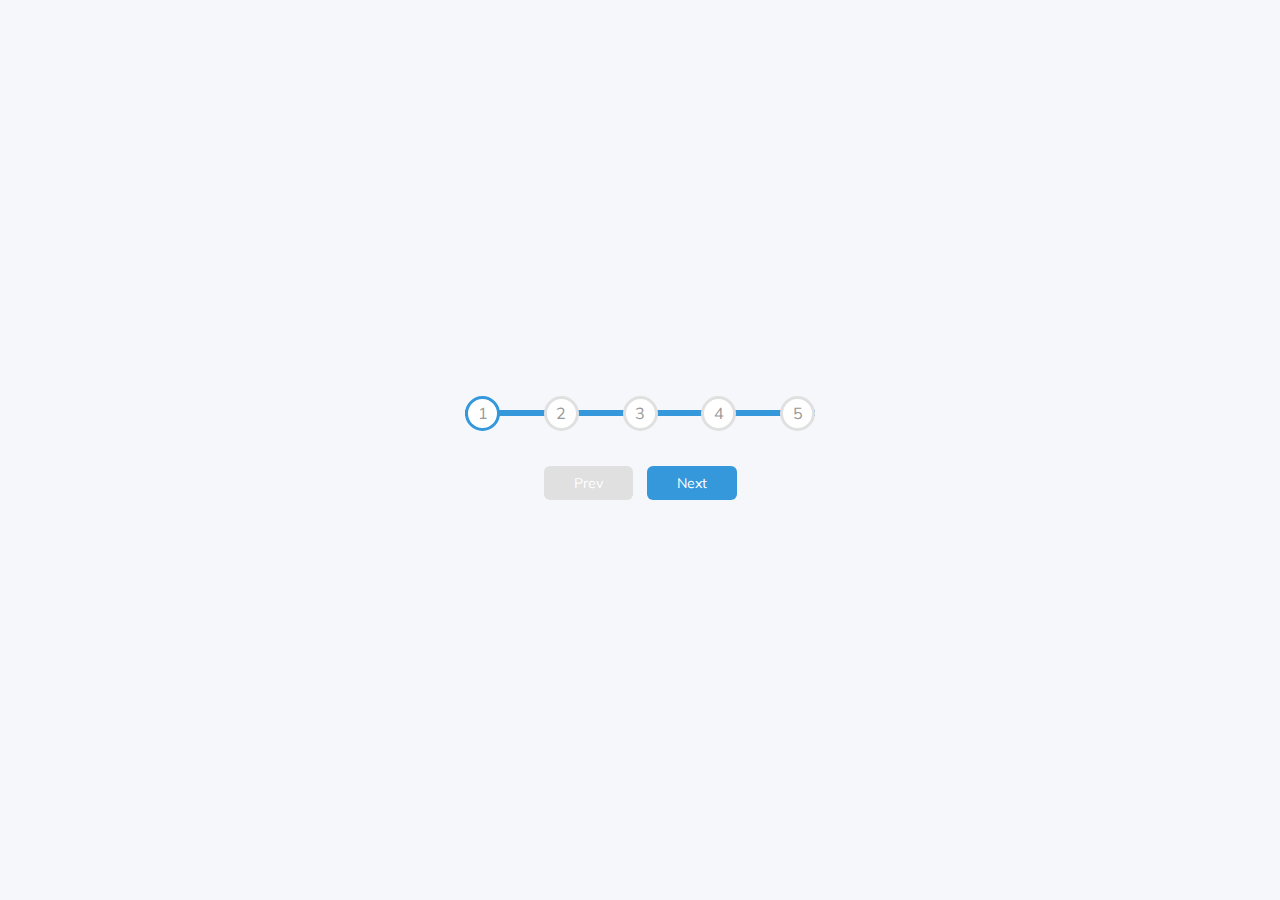
<file: 002-progress steps/index.html>
<!DOCTYPE html>
<html lang="en">
  <head>
    <meta charset="UTF-8" />
    <meta name="viewport" content="width=device-width, initial-scale=1.0" />
    <link rel="stylesheet" href="style.css" />
    <title>Progress Steps</title>
  </head>
  <body>
    <div class="container">
      <div class="progress-container">
        <div class="progress" id="progress"></div>
        <div class="circle active">1</div>
        <div class="circle">2</div>
        <div class="circle">3</div>
        <div class="circle">4</div>
        <div class="circle">5</div>
      </div>
      
      <button class="btn" id="prev" disabled>Prev</button>
      <button class="btn" id="next">Next</button>
    </div>
    <script src="script.js"></script>
  </body>
</html>
</file>
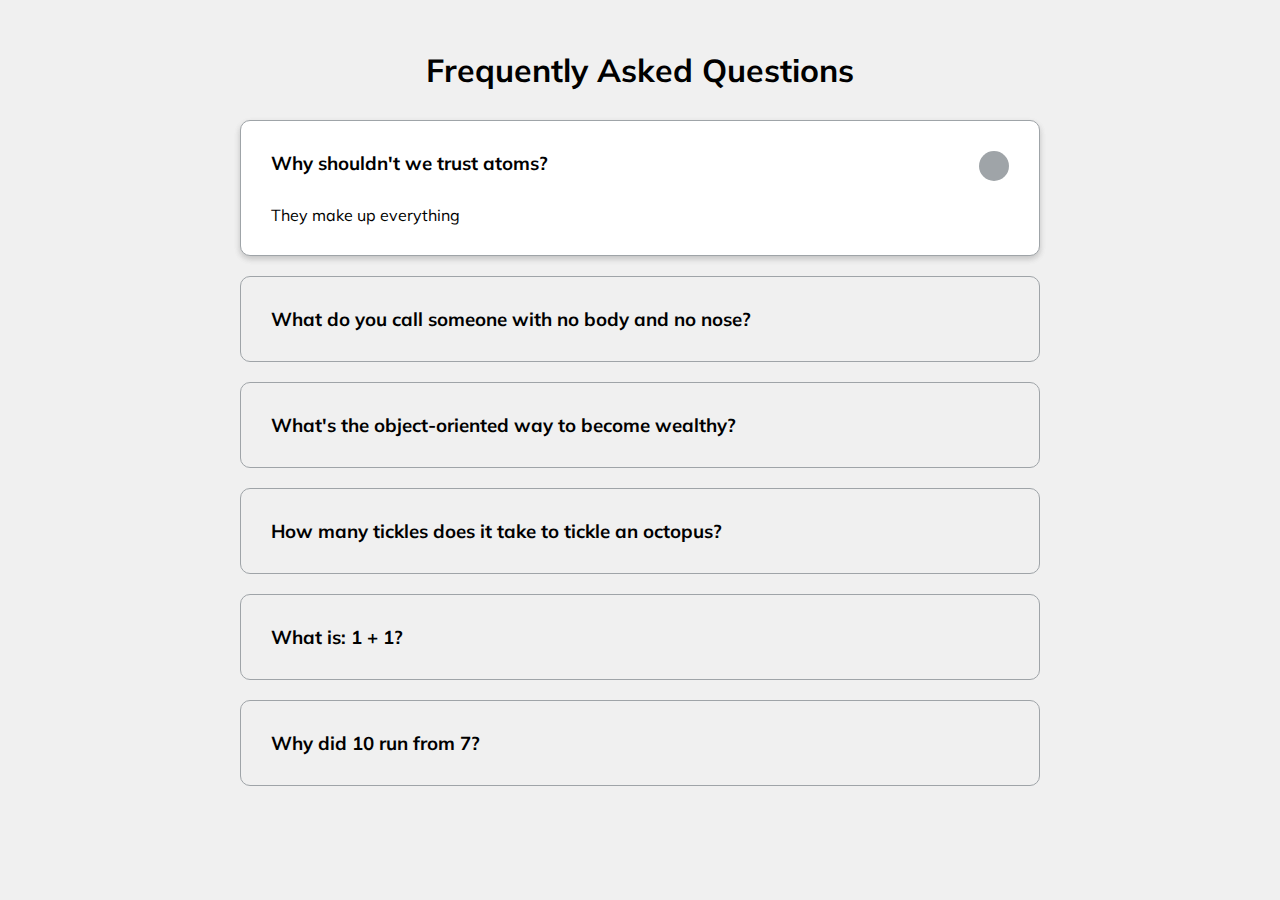
<file: 012-FAQ collapse/index.html>
<!DOCTYPE html>
<html lang="en">

<head>
  <meta charset="UTF-8" />
  <meta name="viewport" content="width=device-width, initial-scale=1.0" />
  <link rel="stylesheet" href="https://cdnjs.cloudflare.com/ajax/libs/font-awesome/5.15.1/css/all.min.css"
    integrity="sha512-+4zCK9k+qNFUR5X+cKL9EIR+ZOhtIloNl9GIKS57V1MyNsYpYcUrUeQc9vNfzsWfV28IaLL3i96P9sdNyeRssA=="
    crossorigin="anonymous" />
  <link rel="stylesheet" href="style.css" />
  <title>FAQ Collapse</title>
</head>

<body>
  <h1>Frequently Asked Questions</h1>
  <div class="faq-container">
    <div class="faq active">
      <h3 class="faq-title">Why shouldn't we trust atoms?</h3>
      <p class="faq-text">They make up everything</p>
      <button class="faq-toggle">
        <i class="fas fa-chevron-down"></i>
        <i class="fas fa-times"></i>
      </button>
    </div>
    <div class="faq">
      <h3 class="faq-title">
        What do you call someone with no body and no nose?
      </h3>
      <p class="faq-text">Nobody knows.</p>
      <button class="faq-toggle">
        <i class="fas fa-chevron-down"></i>
        <i class="fas fa-times"></i>
      </button>
    </div>

    <div class="faq">
      <h3 class="faq-title">
        What's the object-oriented way to become wealthy?
      </h3>
      <p class="faq-text">Inheritance.</p>
      <button class="faq-toggle">
        <i class="fas fa-chevron-down"></i>
        <i class="fas fa-times"></i>
      </button>
    </div>

    <div class="faq">
      <h3 class="faq-title">
        How many tickles does it take to tickle an octopus?
      </h3>
      <p class="faq-text">Ten-tickles!</p>
      <button class="faq-toggle">
        <i class="fas fa-chevron-down"></i>
        <i class="fas fa-times"></i>
      </button>
    </div>

    <div class="faq">
      <h3 class="faq-title">What is: 1 + 1?</h3>
      <p class="faq-text">Depends on who are you asking.</p>
      <button class="faq-toggle">
        <i class="fas fa-chevron-down"></i>
        <i class="fas fa-times"></i>
      </button>
    </div>

    <div class="faq">
      <h3 class="faq-title">Why did 10 run from 7?</h3>
      <p class="faq-text">because 7 8 9</p>
      <button class="faq-toggle">
        <i class="fas fa-chevron-down"></i>
        <i class="fas fa-times"></i>
      </button>
    </div>
  </div>
  <script src="script.js"></script>
</body>

</html>
</file>
<file: 002-progress steps/style.css>
@import url("https://fonts.googleapis.com/css2?family=Muli&display=swap");

/* 
relative and absolute positions?
knowing when to use 50% + height, width.
*/

:root {
  --line-border-fill: #3498db;
  --line-border-empty: #e0e0e0;
}

* {
  box-sizing: border-box;
}

/* align everything in the center of the page. */
body {
  font-family: "Muli", sans-serif;
  background-color: #f6f7fb;
  display: flex;
  align-items: center;
  justify-content: center;
  height: 100vh;
  overflow: hidden;
  margin: 0;
}

/* the container is centered in the page. */
.container {
  text-align: center;
}

/*  */
.progress-container {
  display: flex;
  justify-content: space-between;
  position: relative;
  margin-bottom: 30px;
  max-width: 100%;
  width: 350px;
}

/* progress bg bar */
.progress-container::before {
  content: ""; /* Mandatory with ::before */
  background-color: var(--line-border-empty);
  position: absolute;
  top: 50%;
  left: 0;
  transform: translateY(-50%);
  height: 6px;
  width: 100%;
  z-index: -1;
}

/* progress bar updating the value of width from JS. */
.progress {
  background-color: var(--line-border-fill);
  position: absolute;
  top: 50%; 
  left: 0px;
  transform: translateY(-50%); 
  height: 6px;
  width: 100%;
  z-index: -1;
  transition: 0.5s ease;
}

/* 
  everything about the circles. 
  store all the root values here.
  & for specific style create a class 
  for the specified.
*/
.circle {
  background-color: #fff;
  color: #999;
  /* (b-r,h,w) combo  */
  border-radius: 50%;
  height: 35px;
  width: 35px; 
  display: flex;
  align-items: center;
  justify-content: center;
  border: 3px solid var(--line-border-empty);
/* transition-loading all cxztn of the circle. */
  transition: 0.4s ease;
}

/* active circles highlighted. */
.circle.active {
  border-color: var(--line-border-fill);
}

/*  customize how the button looks and placed.  */
.btn {
  background-color: var(--line-border-fill);
  color: #fff;
  border: 0;
  border-radius: 6px;
  cursor: pointer;
  font-family: inherit;
  padding: 8px 30px;
  margin: 5px;
  font-size: 14px;
}

/* each time you click on a button it scales. */
.btn:active {
  transform: scale(0.98);
}

.btn:focus {
  outline: 0px;
  background-color: aqua;
}

.btn:disabled {
  background-color: var(--line-border-empty);
  cursor: not-allowed;
}
</file>
<file: 012-FAQ collapse/style.css>
@import url("https://fonts.googleapis.com/css2?family=Muli&display=swap");
/* ::before, ::after, flex: value 
  position relative and absolute
*/

* {
  box-sizing: border-box;
}

body {
  font-family: "Muli", sans-serif;
  background-color: #f0f0f0;
}

h1 {
  margin: 50px 0 30px;
  text-align: center;
}

.faq-container {
  max-width: 800px;
  margin: 0 auto;
}

.faq {
  background-color: transparent;
  border: 1px solid #9fa4a8;
  border-radius: 10px;
  margin: 20px 0;
  padding: 30px;
  position: relative;
  overflow: hidden;
  transition: 0.3 ease;
}

.faq.active {
  background-color: #fff;
  box-shadow: 0 3px 6px rgba(0, 0, 0, 0.1), 0 3px 6px rgba(0, 0, 0, 0.1);
}

.faq.active::before,
.faq.active::after {
  content: "\f075";
  font-family: "Font Awesome 5 Free";
  color: #2ecc71;
  font-size: 7rem;
  position: absolute;
  opacity: 0.2;
  top: 20px;
  left: 20px;
  z-index: 0;
}

.faq.active::before {
  color: #3498db;
  top: -10px;
  left: -30px;
  transform: rotateY(180deg);
}

.faq-title {
  margin: 0 100px 0 0;
}

.faq-text {
  display: none;
  margin: 30px 0 0;
}

.faq.active .faq-text {
  display: block;
}

.faq-toggle {
  background-color: transparent;
  border: 0;
  border-radius: 50%;
  cursor: pointer;
  display: flex;
  align-items: center;
  justify-content: center;
  font-size: 16px;
  padding: 0;
  position: absolute;
  top: 30px;
  right: 30px;
  height: 30px;
  width: 30px;
}

.faq-toggle:focus {
  outline: 0;
}

.faq-toggle .fa-times {
  display: none;
}

.faq.active .faq-toggle .fa-times {
  color: #fff;
  display: block;
}

.faq.active .faq-toggle .fa-chevron-down {
  display: none;
}

.faq.active .faq-toggle {
  background-color: #9fa4a8;
}
</file>
